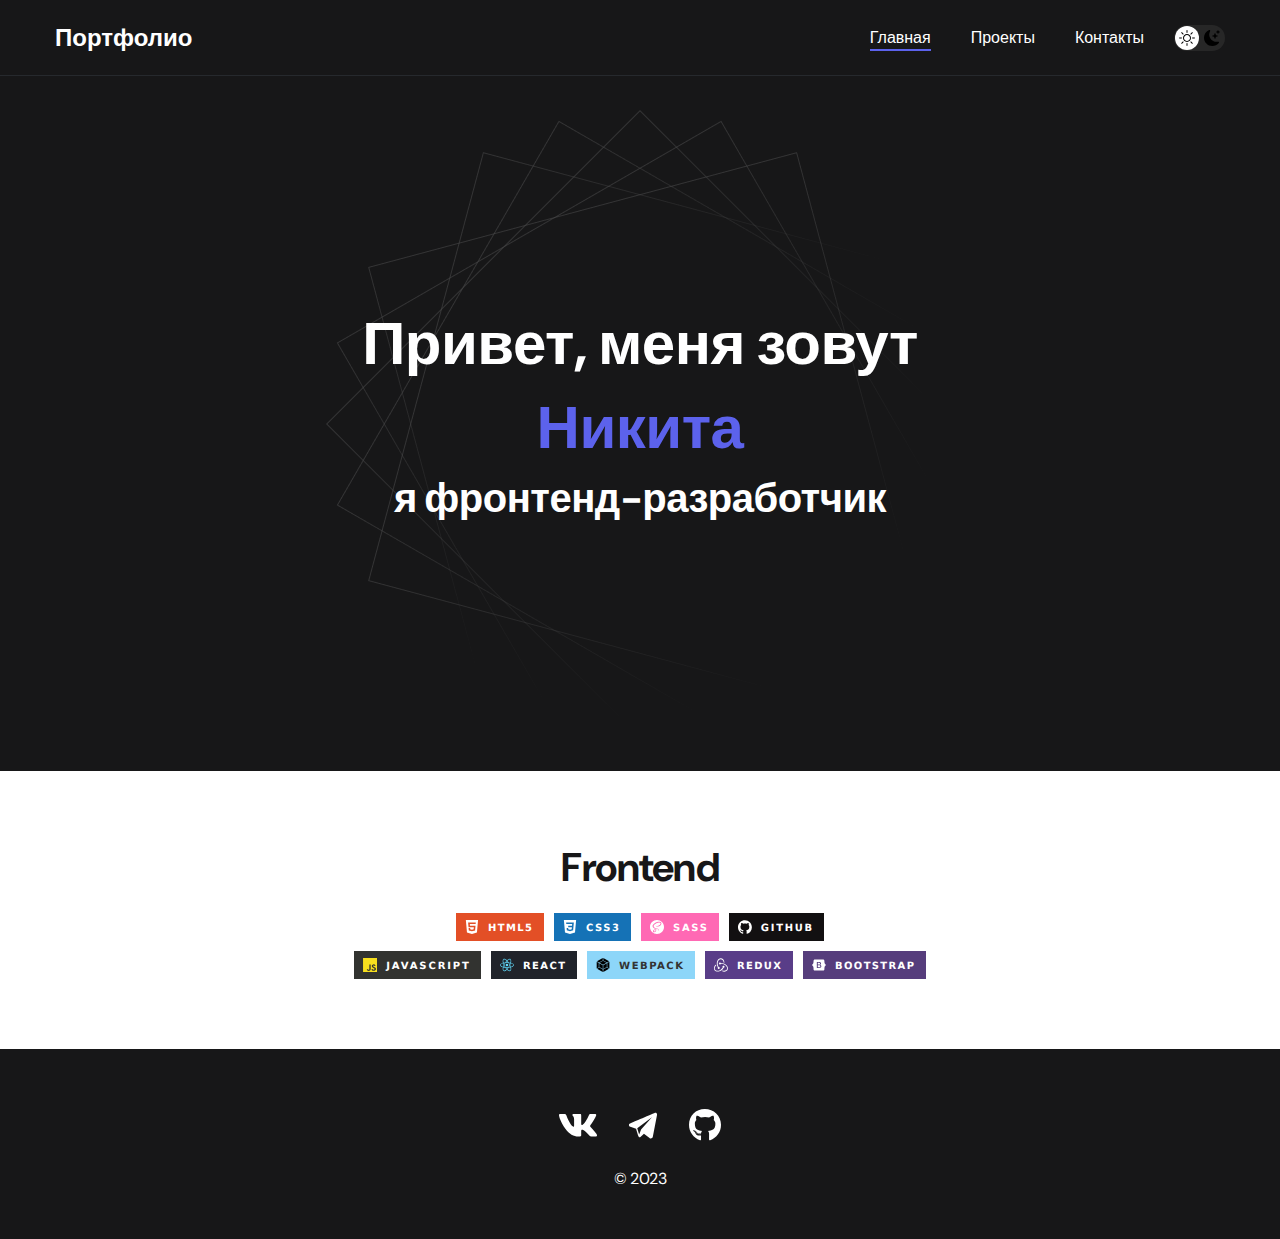
<file: index.html>
<!DOCTYPE html>
<html lang="en">
<head>
    <meta charset="UTF-8">
    <meta http-equiv="X-UA-Compatible" content="IE=edge">
    <meta name="viewport" content="width=device-width, initial-scale=1.0">
    <title>Портфолио</title>
    <link rel="stylesheet" href="./css/main.css">
</head>
<body>
    <nav class="nav">
        <div class="container">
            <div class="nav-row">
                <a href="./index.html" class="logo">
                    <strong>Портфолио</strong>
                </a>

                <button class="dark-mode-btn">
                    <img src="./img/icons/theme/sun.svg" alt="Light mode" class="dark-mode-btn__icon">
                    <img src="./img/icons/theme/moon.svg" alt="Dark mode" class="dark-mode-btn__icon">
                </button>

                <ul class="nav-list">
                    <li class="nav-list__item">
                        <a href="./index.html" class="nav-list__link nav-list__link--active">Главная</a>
                    </li>
                    <li class="nav-list__item">
                        <a href="./projects.html" class="nav-list__link">Проекты</a>
                    </li>
                    <li class="nav-list__item">
                        <a href="./contacts.html" class="nav-list__link">Контакты</a>
                    </li>
                </ul>
            </div>
        </div>
    </nav>

    <header class="header">
        <div class="header__wrapper">
            <h1 class="header__title">
                <strong>Привет, меня зовут <em>Никита</em></strong>
                <br>
                я фронтенд-разработчик
            </h1>
        </div>
    </header>

    <main class="section">
        <div class="container">
            <ul class="content-list">
                <li class="content-list__item">
                    <h2 class="title-2">Frontend</h2>
                    <p class="logo-top">
                        <img class="logo-top__img" src="./img/icons/logo/html5.svg" alt="logo html5">
                        <img class="logo-top__img" src="./img/icons/logo/css3.svg" alt="logo css3">
                        <img class="logo-top__img" src="./img/icons/logo/sass.svg" alt="logo sass">
                        <img class="logo-top__img" src="./img/icons/logo/github.svg" alt="logo github">
                    </p>
                    <p class="logo-bottom">
                        <img class="logo-bottom__img" src="./img/icons/logo/js.svg" alt="logo js">
                        <img class="logo-bottom__img" src="./img/icons/logo/react.svg" alt="logo react">
                        <img class="logo-bottom__img" src="./img/icons/logo/webpack.svg" alt="logo webpack">
                        <img class="logo-bottom__img" src="./img/icons/logo/redux.svg" alt="logo redux">
                        <img class="logo-bottom__img" src="./img/icons/logo/bootstrap.svg" alt="logo bootstrap">
                    </p>
                </li>
            </ul>
        </div>
    </main>

    <footer class="footer">
        <div class="container">
            <div class="footer__wrapper">
                <ul class="social">
                    <li class="social__item">
                        <a href="https://vk.com/ideco" target="_blank"><img src="./img/icons/social/vk.svg" alt="Link VK"></a>
                    </li>
                    <li class="social__item">
                        <a href="tg://resolve?domain=n1k-deco" target="_blank"><img src="./img/icons/social/telegram.svg" alt="Link telegram"></a>
                    </li>
                    <li class="social__item">
                        <a href="https://github.com/n1k-deco" target="_blank"><img src="./img/icons/social/github.svg" alt="Link github"></a>
                    </li>
                </ul>
                <div class="copyright">
                    <p>© 2023</p>
                </div>
            </div>
        </div>
    </footer>

    <script src="./js/index.js"></script>

</body>
</html>
</file>
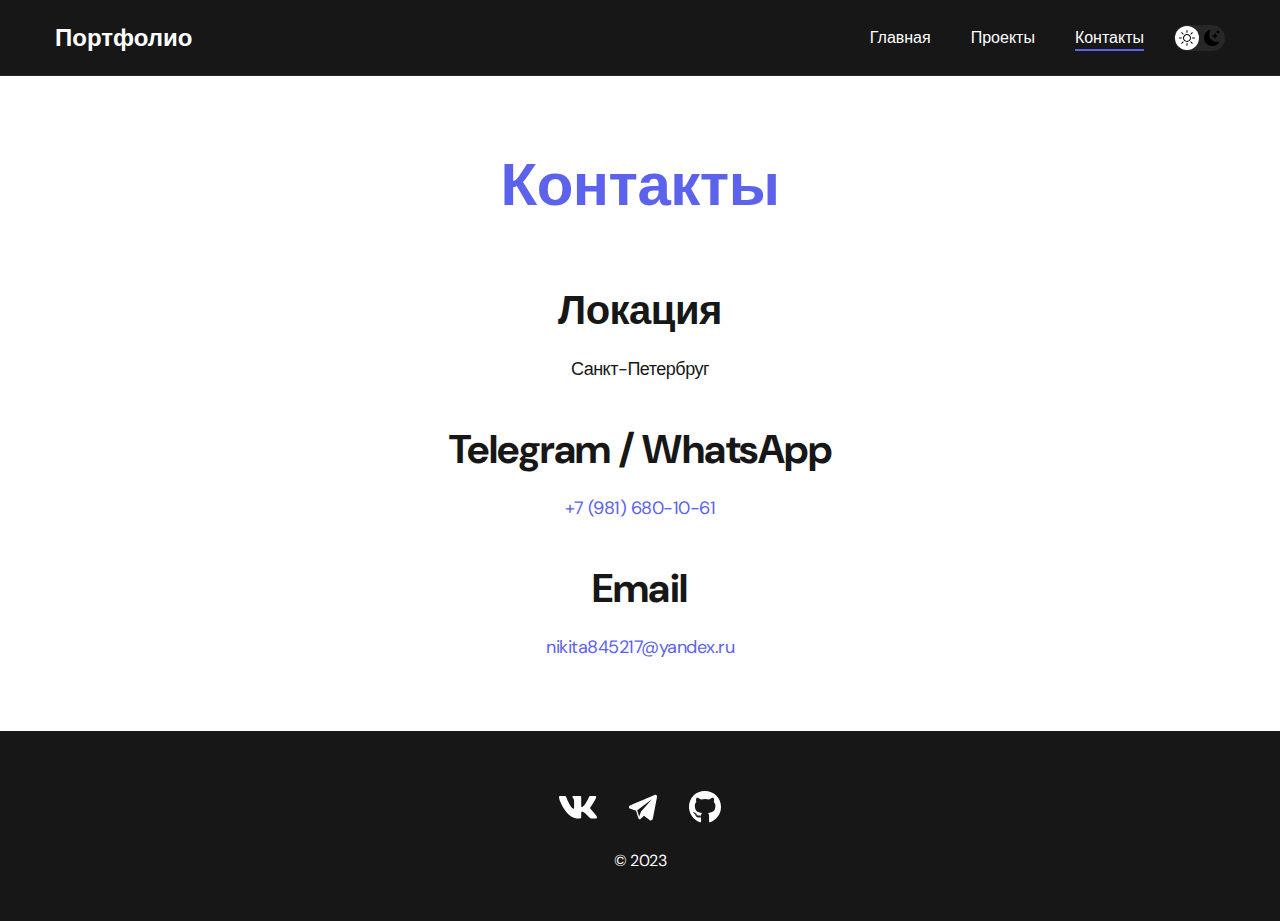
<file: contacts.html>
<!DOCTYPE html>
<html lang="en">
<head>
    <meta charset="UTF-8">
    <meta http-equiv="X-UA-Compatible" content="IE=edge">
    <meta name="viewport" content="width=device-width, initial-scale=1.0">
    <title>Портфолио</title>
    <link rel="stylesheet" href="./css/main.css">
</head>
<body>
    <nav class="nav">
        <div class="container">
            <div class="nav-row">
                <a href="./index.html" class="logo">
                    <strong>Портфолио</strong>
                </a>

                <button class="dark-mode-btn">
                    <img src="./img/icons/theme/sun.svg" alt="Light mode" class="dark-mode-btn__icon">
                    <img src="./img/icons/theme/moon.svg" alt="Dark mode" class="dark-mode-btn__icon">
                </button>

                <ul class="nav-list">
                    <li class="nav-list__item">
                        <a href="./index.html" class="nav-list__link">Главная</a>
                    </li>
                    <li class="nav-list__item">
                        <a href="./projects.html" class="nav-list__link">Проекты</a>
                    </li>
                    <li class="nav-list__item">
                        <a href="./contacts.html" class="nav-list__link nav-list__link--active">Контакты</a>
                    </li>
                </ul>
            </div>
        </div>
    </nav>

    <main class="section">
        <div class="container">
            <h1 class="title-1">Контакты</h1>

            <ul class="content-list">
                <li class="content-list__item">
                    <h2 class="title-2">Локация</h2>
                    <p>Санкт-Петербруг</p>
                </li>
                <li class="content-list__item">
                    <h2 class="title-2">Telegram / WhatsApp</h2>
                    <p>
                        <a href="tel:+79816801061">+7 (981) 680-10-61</a>
                    </p>
                </li>
                <li class="content-list__item">
                    <h2 class="title-2">Email</h2>
                    <p>
                        <a href="mailto:nikita845217@yandex.ru">nikita845217@yandex.ru</a>
                    </p>
                </li>
            </ul>
        </div>
    </main>

    <footer class="footer">
        <div class="container">
            <div class="footer__wrapper">
                <ul class="social">
                    <li class="social__item">
                        <a href="https://vk.com/ideco" target="_blank"><img src="./img/icons/social/vk.svg" alt="Link VK"></a>
                    </li>
                    <li class="social__item">
                        <a href="tg://resolve?domain=n1k-deco" target="_blank"><img src="./img/icons/social/telegram.svg" alt="Link telegram"></a>
                    </li>
                    <li class="social__item">
                        <a href="https://github.com/n1k-deco" target="_blank"><img src="./img/icons/social/github.svg" alt="Link github"></a>
                    </li>
                </ul>
                <div class="copyright">
                    <p>© 2023</p>
                </div>
            </div>
        </div>
    </footer>

    <script src="./js/index.js"></script>

</body>
</html>
</file>
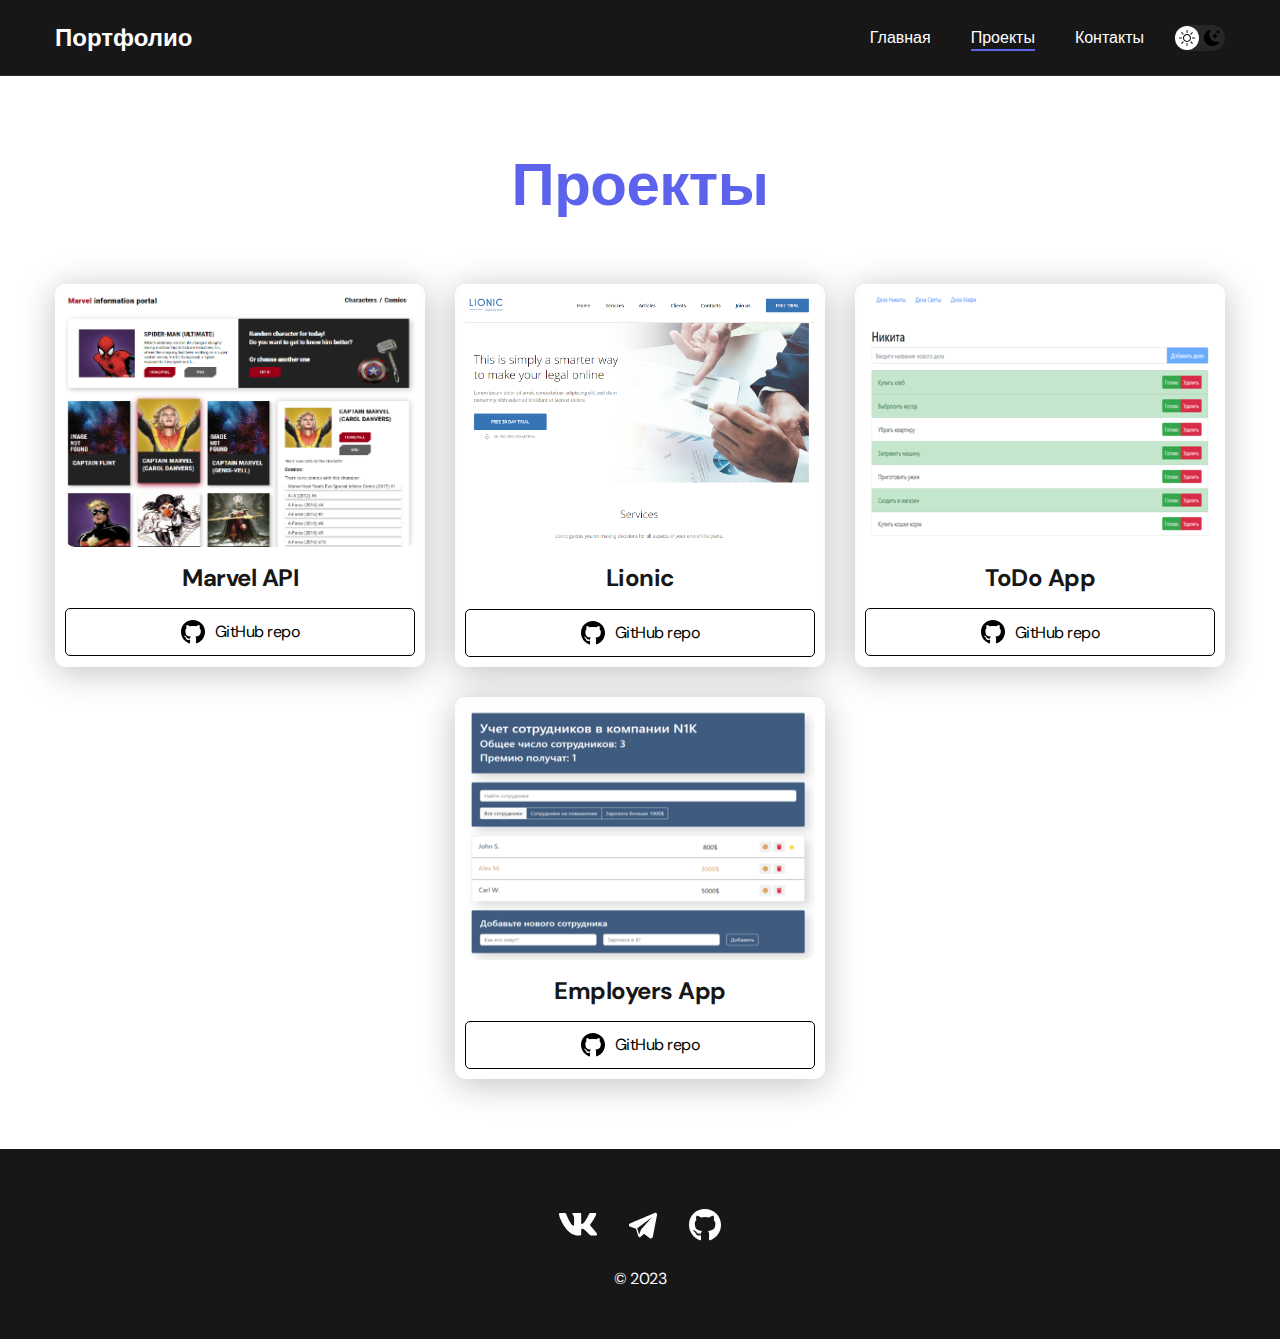
<file: projects.html>
<!DOCTYPE html>
<html lang="en">
<head>
    <meta charset="UTF-8">
    <meta http-equiv="X-UA-Compatible" content="IE=edge">
    <meta name="viewport" content="width=device-width, initial-scale=1.0">
    <title>Портфолио</title>
    <link rel="stylesheet" href="./css/main.css">
</head>
<body>
    <nav class="nav">
        <div class="container">
            <div class="nav-row">
                <a href="./index.html" class="logo">
                    <strong>Портфолио</strong>
                </a>

                <button class="dark-mode-btn">
                    <img src="./img/icons/theme/sun.svg" alt="Light mode" class="dark-mode-btn__icon">
                    <img src="./img/icons/theme/moon.svg" alt="Dark mode" class="dark-mode-btn__icon">
                </button>

                <ul class="nav-list">
                    <li class="nav-list__item">
                        <a href="./index.html" class="nav-list__link">Главная</a>
                    </li>
                    <li class="nav-list__item">
                        <a href="./projects.html" class="nav-list__link nav-list__link--active">Проекты</a>
                    </li>
                    <li class="nav-list__item">
                        <a href="./contacts.html" class="nav-list__link">Контакты</a>
                    </li>
                </ul>
            </div>
        </div>
    </nav>

    <main class="section">
        <div class="container">
            <h2 class="title-1">Проекты</h2>
            <ul class="projects">
                <li class="project">
                    <img src="./img/projects/Marvel.PNG" alt="Marvel" class="project__img">
                    <h3 class="project__title">Marvel API</h3>
                    <a href="https://github.com/n1k-deco/project-MarvelApi" target="_blank" class="btn-outline">
                        <img src="./img/icons/social/github-black.svg" alt="logo github">
                        GitHub repo
                    </a>
                </li>
                <li class="project">
                    <img src="./img/projects/Lionic.PNG" alt="Lionic" class="project__img">
                    <h3 class="project__title">Lionic</h3>
                    <a href="https://github.com/n1k-deco/Lionic" target="_blank" class="btn-outline">
                        <img src="./img/icons/social/github-black.svg" alt="logo github">
                        GitHub repo
                    </a>
                </li>
                <li class="project">
                    <img src="./img/projects/ToDo.png" alt="ToDo" class="project__img">
                    <h3 class="project__title">ToDo App</h3>
                    <a href="https://github.com/n1k-deco/ToDo-App" target="_blank" class="btn-outline">
                        <img src="./img/icons/social/github-black.svg" alt="logo github">
                        GitHub repo
                    </a>
                </li>
                <li class="project">
                    <img src="./img/projects/Employers.PNG" alt="Employers App" class="project__img">
                    <h3 class="project__title">Employers App</h3>
                    <a href="https://github.com/n1k-deco/Employers-App" target="_blank" class="btn-outline">
                        <img src="./img/icons/social/github-black.svg" alt="logo github">
                        GitHub repo
                    </a>
                </li>
            </ul>
        </div>
    </main>

    <footer class="footer">
        <div class="container">
            <div class="footer__wrapper">
                <ul class="social">
                    <li class="social__item">
                        <a href="https://vk.com/ideco" target="_blank"><img src="./img/icons/social/vk.svg" alt="Link VK"></a>
                    </li>
                    <li class="social__item">
                        <a href="tg://resolve?domain=n1k-deco" target="_blank"><img src="./img/icons/social/telegram.svg" alt="Link telegram"></a>
                    </li>
                    <li class="social__item">
                        <a href="https://github.com/n1k-deco" target="_blank"><img src="./img/icons/social/github.svg" alt="Link github"></a>
                    </li>
                </ul>
                <div class="copyright">
                    <p>© 2023</p>
                </div>
            </div>
        </div>
    </footer>

    <script src="./js/index.js"></script>

</body>
</html>
</file>
<file: css/main.css>
@import './reset.css';
@import url('https://fonts.googleapis.com/css2?family=DM+Sans:wght@400;500;700&family=Poppins:wght@400;500;700&display=swap');

:root {
	/* Colors */
	--blackpure: #000;
	--black: #171718;
	--black-border: #26292d;
	--white: #fff;
	--purple: #5c62ec;

	/* Nav */
	--nav-bg: var(--black);
	--nav-border: var(--black-border);
	--nav-text: var(--white);

	/* Header */
	--header-bg: var(--black);
	--header-text: var(--white);

	/* Footer */
	--footer-bg: var(--black);
	--footer-text: var(--white);

	/* Light mode */
	--page-bg: var(--white);
	--text-color: var(--black);
	--accent: var(--purple);
	--title-1: var(--accent);
	--project-card-bg: var(--white);
	--project-card-text: var(--black);
	--box-shadow: 0px 5px 35px rgba(0, 0, 0, 0.25);
}

.dark {
	/* Dark mode */
	--page-bg: #252526;
	--text-color: var(--white);
	--title-1: var(--white);
	--project-card-bg: var(--black);
	--project-card-text: var(--white);
	--box-shadow: 0px 5px 35px rgba(0, 0, 0, 0.8);
}

html,
body {
	display: flex;
	flex-direction: column;
	min-height: 100vh;
	font-family: 'DM Sans', sans-serif;
	letter-spacing: -0.5px;

	/* Light mode */
	background-color: var(--page-bg);
	color: var(--text-color);
}

/* Main */

.container {
	margin: 0 auto;
	padding: 0 15px;
	max-width: 1200px;
}

.none {
	display: none !important;
}

.section {
	padding: 70px 0;
}

.title-1 {
	margin-bottom: 60px;
	font-size: 60px;
	font-weight: 700;
	line-height: 1.3;
	color: var(--title-1);
	text-align: center;
}

.title-2 {
	margin-bottom: 20px;
	font-size: 40px;
	font-weight: 700;
	line-height: 1.3;
}

/* Nav */

.nav {
	padding: 20px 0;
	background-color: var(--nav-bg);
	border-bottom: 1px solid var(--nav-border);
	color: var(--nav-text);
	letter-spacing: normal;
}

.nav-row {
	display: flex;
	justify-content: flex-end;
	align-items: center;
	column-gap: 30px;
	row-gap: 20px;
	flex-wrap: wrap;
}

.logo {
	margin-right: auto;
	color: var(--nav-text);
	font-size: 24px;
	font-family: 'Poppins', sans-serif;
}

.logo strong {
	font-weight: 700;
}

.nav-list {
	display: flex;
	flex-wrap: wrap;
	row-gap: 10px;
	align-items: center;
	column-gap: 40px;
	font-size: 16px;
	font-weight: 500;
	font-family: 'Poppins', sans-serif;
}

.nav-list__link {
	color: var(--nav-text);
	transition: opacity 0.2s ease-in;
}

.nav-list__link:hover {
	opacity: 0.8;
}

.nav-list__link--active {
	position: relative;
}

.nav-list__link--active::before {
	content: '';
	position: absolute;
	left: 0;
	top: 100%;
	display: block;
	height: 2px;
	width: 100%;
	background-color: var(--accent);
}

/* Dark mode btn */

.dark-mode-btn {
	order: 9;
	position: relative;
	display: flex;
	justify-content: space-between;
	width: 51px;
	height: 26px;
	padding: 5px;
	border-radius: 50px;
	background-color: #272727;
}

.dark-mode-btn::before {
	content: '';
	position: absolute;
	top: 1px;
	left: 1px;
	display: block;
	width: 24px;
	height: 24px;
	border-radius: 50%;
	background-color: #fff;
	transition: left 0.2s ease-in;
}

.dark-mode-btn--active::before {
	left: 26px;
}

.dark-mode-btn__icon {
	position: relative;
	z-index: 9;
}

/* Header */

.header {
	padding: 40px 0;
	min-height: 695px;
	display: flex;
	justify-content: center;
	align-items: center;
	background-color: var(--header-bg);
	background-image: url('./../img/header-bg.png');
	background-repeat: no-repeat;
	background-size: auto;
	background-position: center center;
	color: var(--header-text);
	text-align: center;
}

.header__wrapper {
	padding: 0 15px;
	max-width: 660px;
}

.header__title {
	margin-bottom: 20px;
	font-size: 40px;
	font-weight: 700;
	line-height: 1.4;
}

.header__title strong {
	font-size: 60px;
	font-weight: 700;
}

.header__title em {
	font-style: normal;
	color: var(--accent);
}

/* Projects  */

.project {
    max-width: 370px;
	padding: 10px;
    box-shadow: var(--box-shadow);
    border-radius: 10px;
}

.projects {
    display: flex;
    justify-content: center;
    flex-wrap: wrap;
    column-gap: 30px;
    row-gap: 30px;
}

.project__img {
    border-radius: 10px;
}

.project__title {
    padding: 15px;
    font-weight: 700;
    font-size: 24px;
    line-height: 1.3;
	text-align: center;
    color: var(--project-card-text);
}

/* Btn outline */

.btn-outline {
	display: flex;
	column-gap: 10px;
	align-items: center;
	justify-content: center;
	height: 48px;
	padding: 12px 20px;
	border-radius: 5px;
	border: 1px solid #000;
	background-color: #fff;
	color: #000;
	transition: opacity 0.2s ease-in;
}

.btn-outline:hover {
	opacity: 0.8;
}

.btn-outline:active {
	position: relative;
	top: 1px;
}

/* Content list */

.content-list {
	margin: 0 auto;
	max-width: 570px;
	display: flex;
	flex-direction: column;
	align-items: center;
	row-gap: 40px;
	text-align: center;
}

.content-list a {
	color: var(--accent);
}

.content-list__item {
	font-size: 18px;
	line-height: 1.5;
}

.logo-top {
	display: flex;
	justify-content: center;
}

.logo-top__img:not(:last-child) {
	margin-right: 10px;
}

.logo-bottom {
	display: flex;
	justify-content: center;
	margin-top: 10px;
}

.logo-bottom__img:not(:last-child) {
	margin-right: 10px;
}

/* Footer */

.footer {	
	margin-top: auto;
	padding: 60px 0 50px;
	background-color: var(--footer-bg);
	color: var(--footer-text);
}

.footer__wrapper {
	display: flex;
	flex-direction: column;
	align-items: center;
	row-gap: 27px;
}

.social {
	display: flex;
	column-gap: 30px;
	align-items: center;
}

.copyright {
	font-size: 16px;
}

.copyright p + p {
	margin-top: 0.5em;
}
</file>
